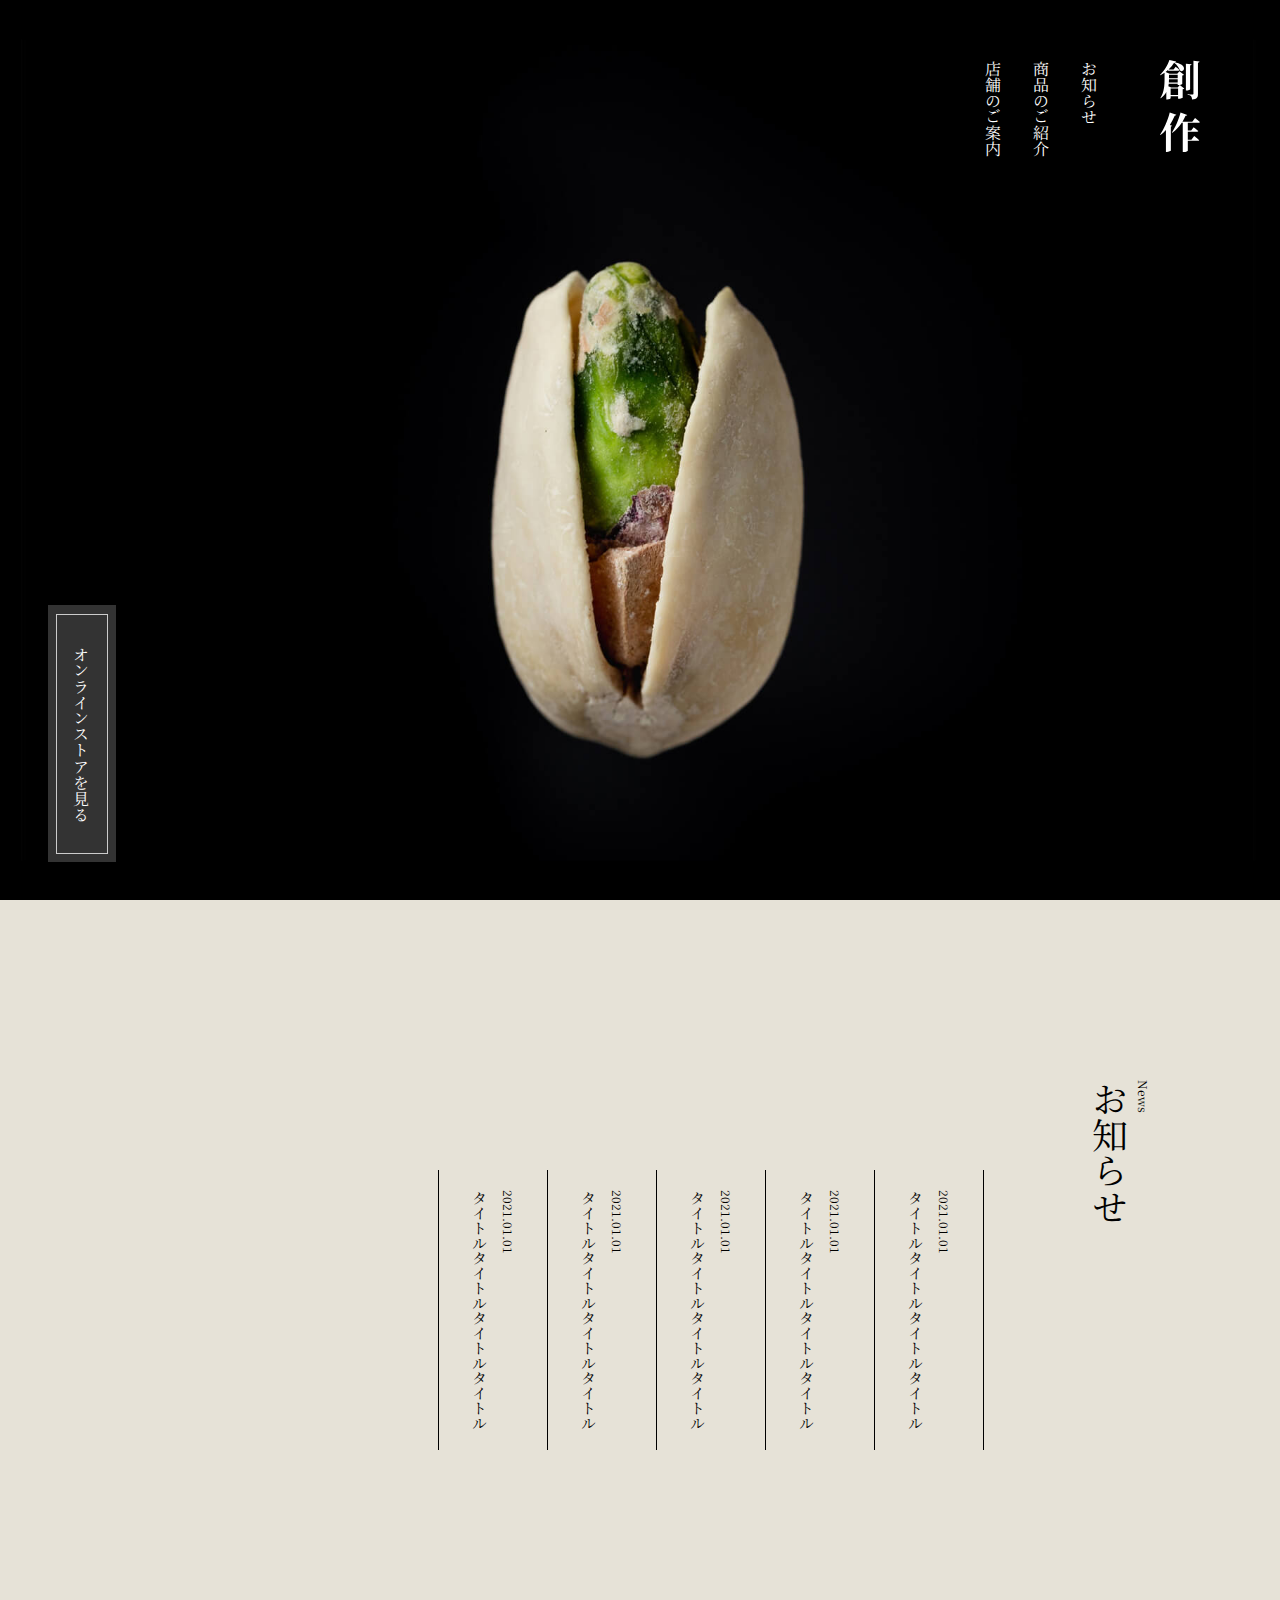
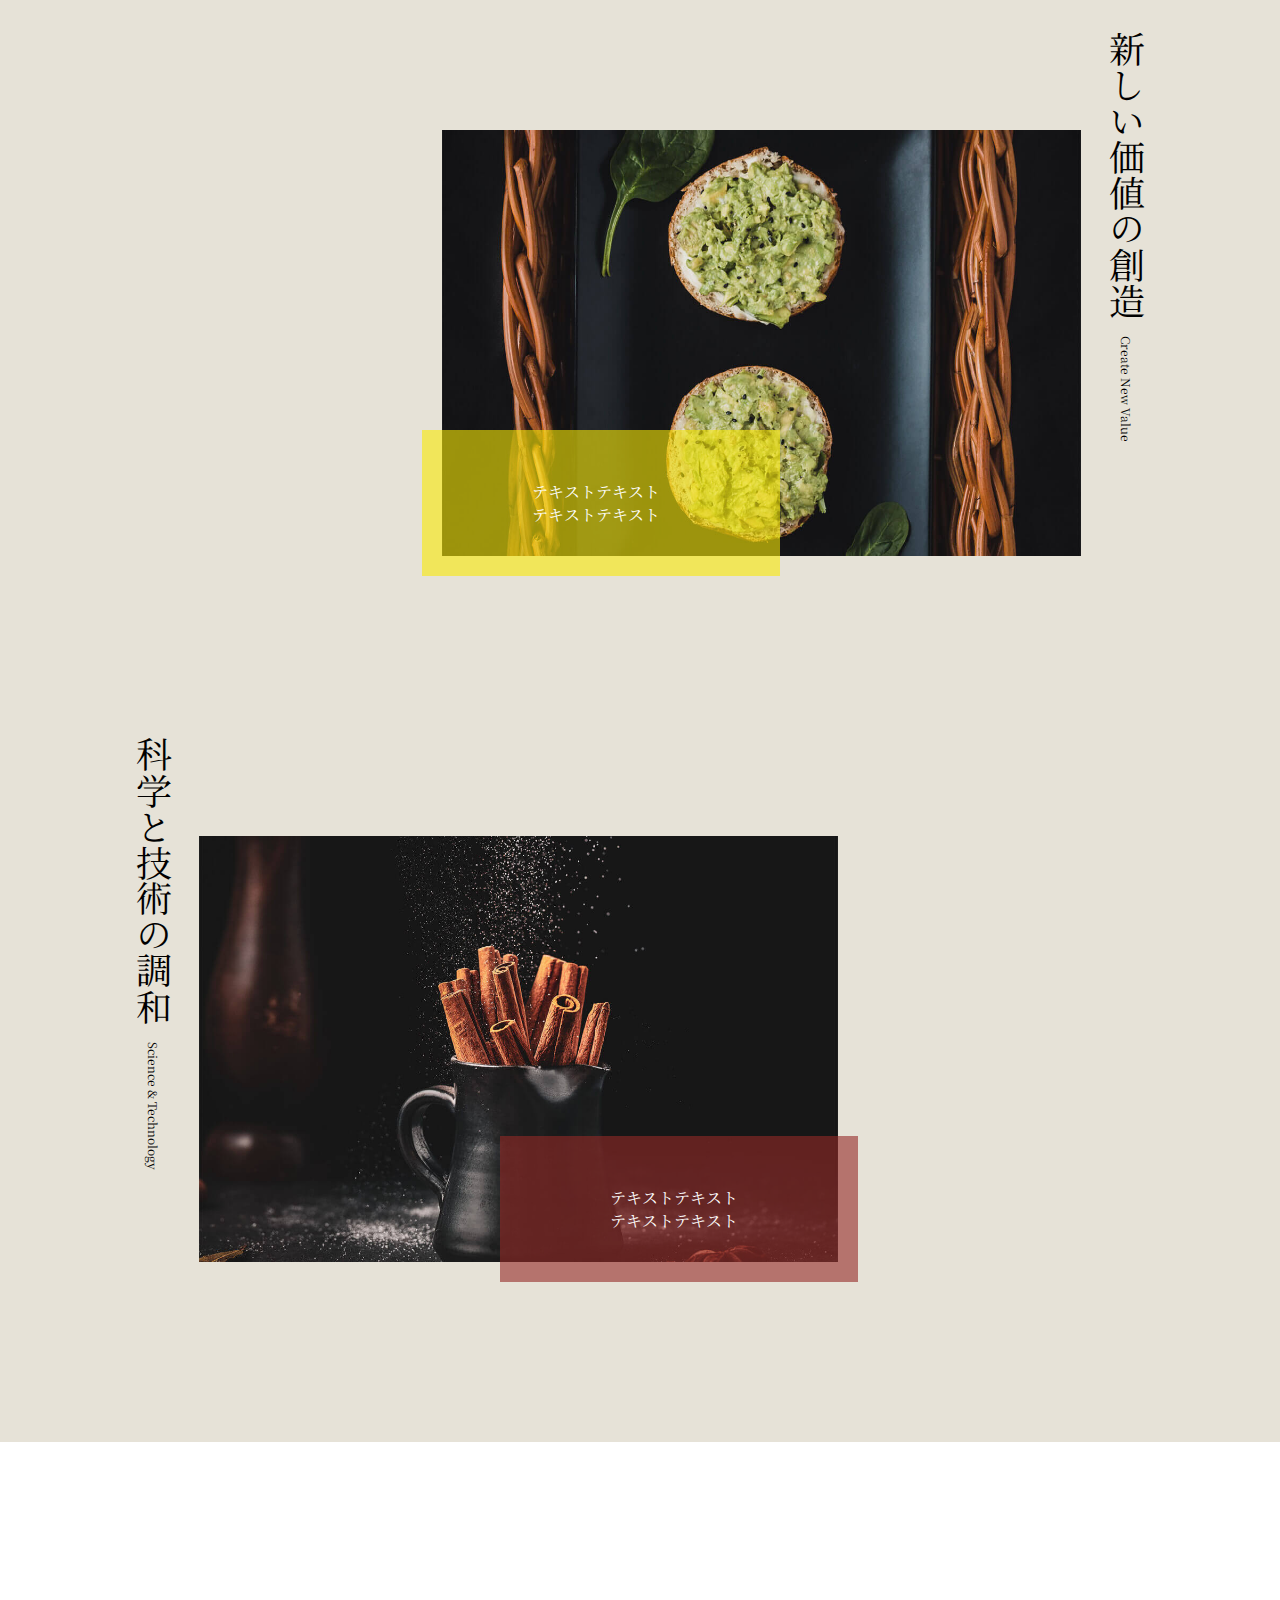
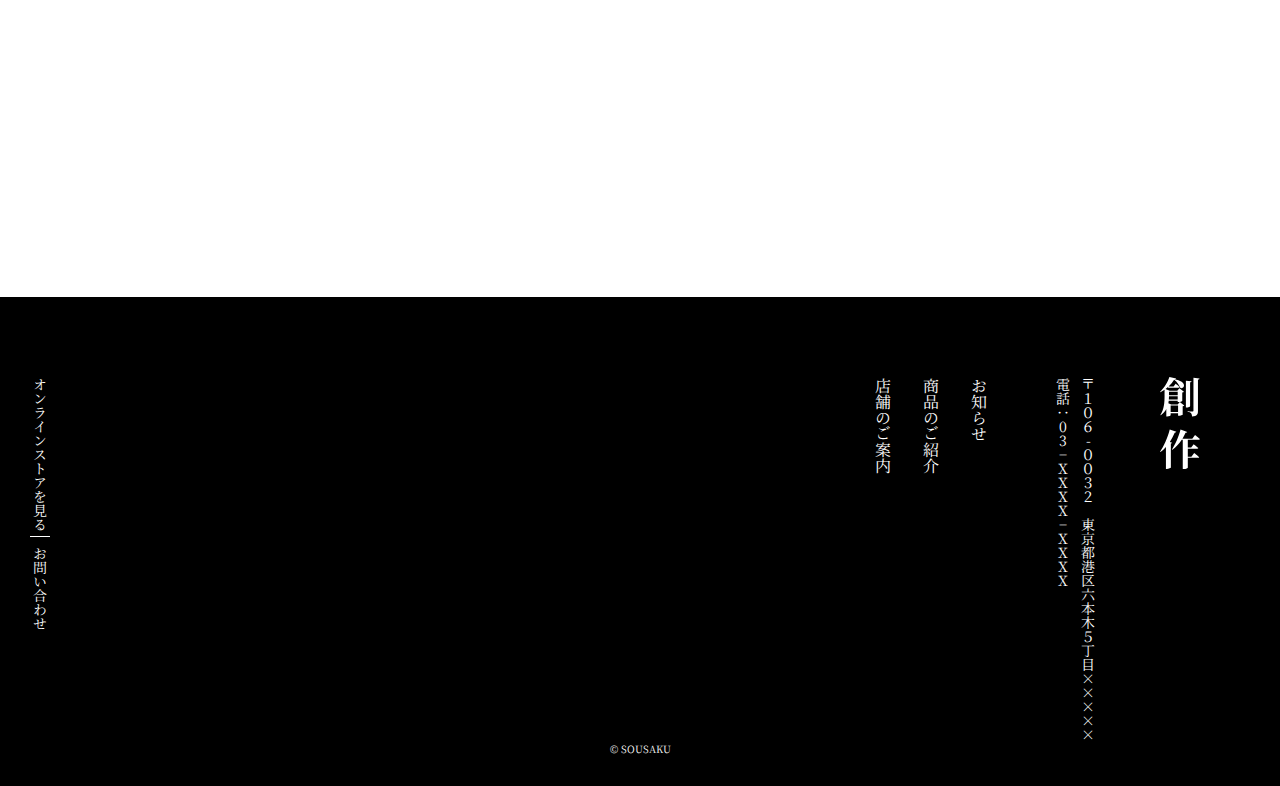
<file: index.html>
<!DOCTYPE html>
<html lang="ja">
  <head>
    <meta charset="UTF-8" />
    <meta http-equiv="X-UA-Compatible" content="IE=edge" />
    <meta name="viewport" content="width=device-width, initial-scale=1.0" />
    <link rel="preconnect" href="https://fonts.googleapis.com" />
    <link rel="preconnect" href="https://fonts.gstatic.com" crossorigin />
    <link rel="preconnect" href="https://fonts.googleapis.com" />
    <link rel="preconnect" href="https://fonts.gstatic.com" crossorigin />
    <link
      href="https://fonts.googleapis.com/css2?family=Noto+Serif+JP:wght@300&display=swap"
      rel="stylesheet"
    />
    <link rel="stylesheet" href="./css/sousaku.css" />
    <title>Document</title>
  </head>
  <body>
    <div class="header">
      <div class="main-visual">
        <img class="pc" src="img/mainvisual-pc.jpeg" alt="" />
        <img class="sp" src="img/mainvisual-sp (1).jpg" alt="" />
      </div>
      <nav class="header-menu">
        <h1 class="logo">
          <a href=""><img src="img/logo (5).svg" alt="" /></a>
        </h1>
        <ul>
          <li><a href="#news">お知らせ</a></li>
          <li><a href="#create">商品のご紹介</a></li>
          <li><a href="#shop">店舗のご案内</a></li>
        </ul>
      </nav>
      <div class="online__btn">
        <a href="https://code-step.com/demo/html/store3/#"
          >オンラインストアを見る</a
        >
      </div>
    </div>
    <main>
      <div class="container">
        <div class="news__wrapper">
          <div class="wrapper__title1">
            <p class="sub-title1">News</p>
            <h2 id="news" class="title">お知らせ</h2>
          </div>
          <dl>
            <dt>2021.01.01</dt>
            <dd>タイトルタイトルタイトルタイトル</dd>
            <dt>2021.01.01</dt>
            <dd>タイトルタイトルタイトルタイトル</dd>
            <dt>2021.01.01</dt>
            <dd>タイトルタイトルタイトルタイトル</dd>
            <dt class="hidden">2021.01.01</dt>
            <dd class="hidden">タイトルタイトルタイトルタイトル</dd>
            <dt class="hidden">2021.01.01</dt>
            <dd class="hidden">タイトルタイトルタイトルタイトル</dd>
          </dl>
        </div>
        <div class="main__wrapper">
          <div class="create_science">
            <div class="wrapper__title">
              <h2 id="create" class="title">新しい価値の創造</h2>
              <p class="sub-title">Create New Value</p>
            </div>
            <div class="create__image">
              <img src="img/products1.jpg" alt="" />
              <div class="create__text1">
                <p>テキストテキストテキストテキスト</p>
              </div>
            </div>
          </div>
          <div class="create_science">
            <div class="wrapper__title">
              <h2 class="title">科学と技術の調和</h2>
              <p class="sub-title">Science & Technology</p>
            </div>
            <div class="create__image">
              <img src="img/products2.jpg" alt="" />
              <div class="create__text2">
                <p>テキストテキスト テキストテキスト</p>
              </div>
            </div>
          </div>
        </div>
      </div>
    </main>
    <div class="map">
      <iframe
        src="https://www.google.com/maps/embed?pb=!1m24!1m8!1m3!1d3241.651641673307!2d139.7322966!3d35.6609535!3m2!1i1024!2i768!4f13.1!4m13!3e6!4m5!1s0x60188b9d3c1c9187%3A0x48f9c248e9169cfe!2z5p2x5Lqs6YO95riv5Yy65YWt5pys5pyo!3m2!1d35.661858599999995!2d139.7345469!4m5!1s0x60188b9c2ef8e6c3%3A0xff8de5eeddcd1e17!2z44CSMTA2LTAwMzIg5p2x5Lqs6YO95riv5Yy65YWt5pys5pyo77yV5LiB55uu!3m2!1d35.659880799999996!2d139.7339083!5e0!3m2!1sja!2sjp!4v1664519451484!5m2!1sja!2sjp"
        width="600"
        height="450"
        style="
          border: 0;
          margin-right: calc(50% - 50vw);
          margin-left: calc(50% - 50vw);
          max-width: none;
          width: 100vw;
        "
        allowfullscreen=""
        loading="lazy"
        referrerpolicy="no-referrer-when-downgrade"
      ></iframe>
    </div>
    <footer>
      <div class="footer">
        <nav class="footer-menu">
          <h1 id="shop" class="logo">
            <img src="img/logo (5).svg" alt="" />
          </h1>
          <address>
            〒１０６-００３２　東京都港区六本木５丁目×××××<br />
            電話：<a href="tel:03-XXXX-XXXX">03−XXXX<span>−</span>XXXX</a>
          </address>
          <ul class="footer-list">
            <li><a href="#news">お知らせ</a></li>
            <li><a href="#create">商品のご紹介</a></li>
            <li><a href="#shop">店舗のご案内</a></li>
          </ul>
        </nav>
        <div class="footer__btn">
          <a class="online" href="https://code-step.com/demo/html/store3/#"
            >オンラインストアを見る</a
          >
          <a class="inquiry" href="">お問い合わせ</a>
        </div>
      </div>
      <small>© SOUSAKU</small>
    </footer>
  </body>
</html>
</file>
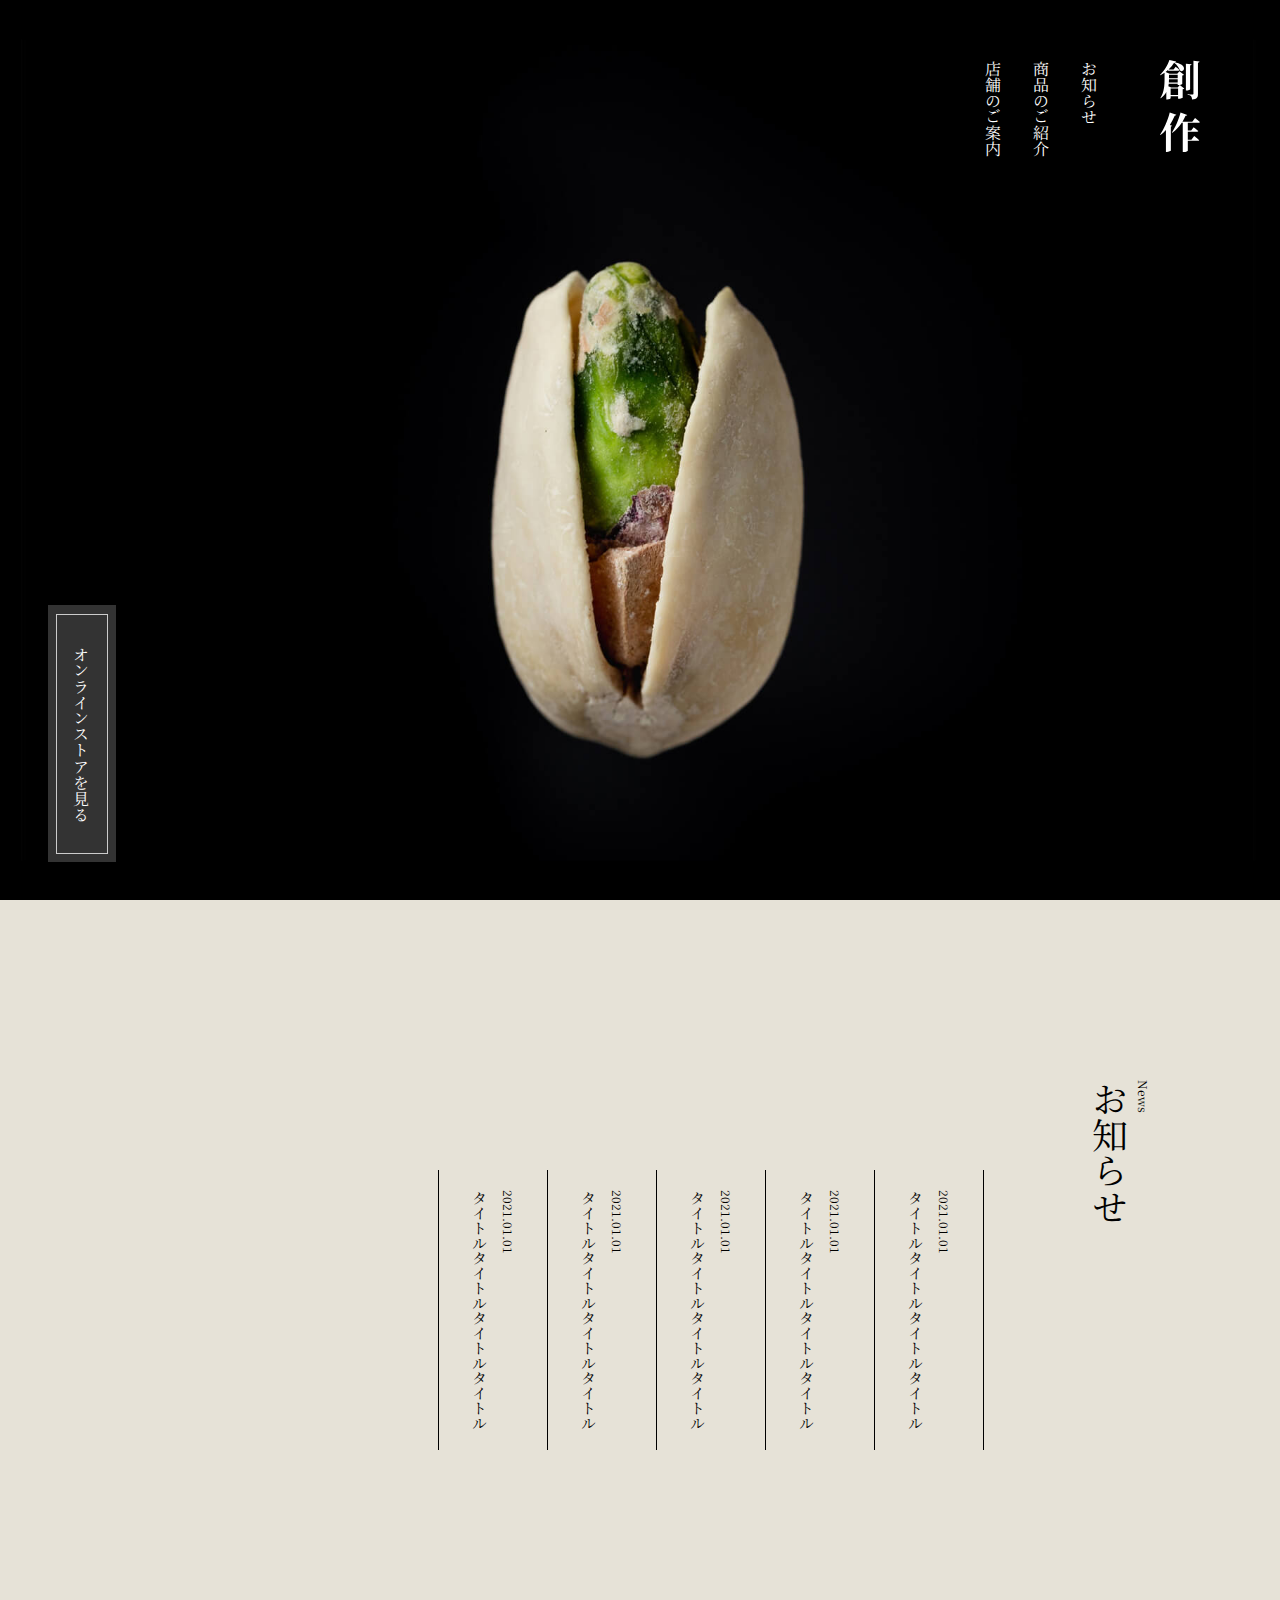
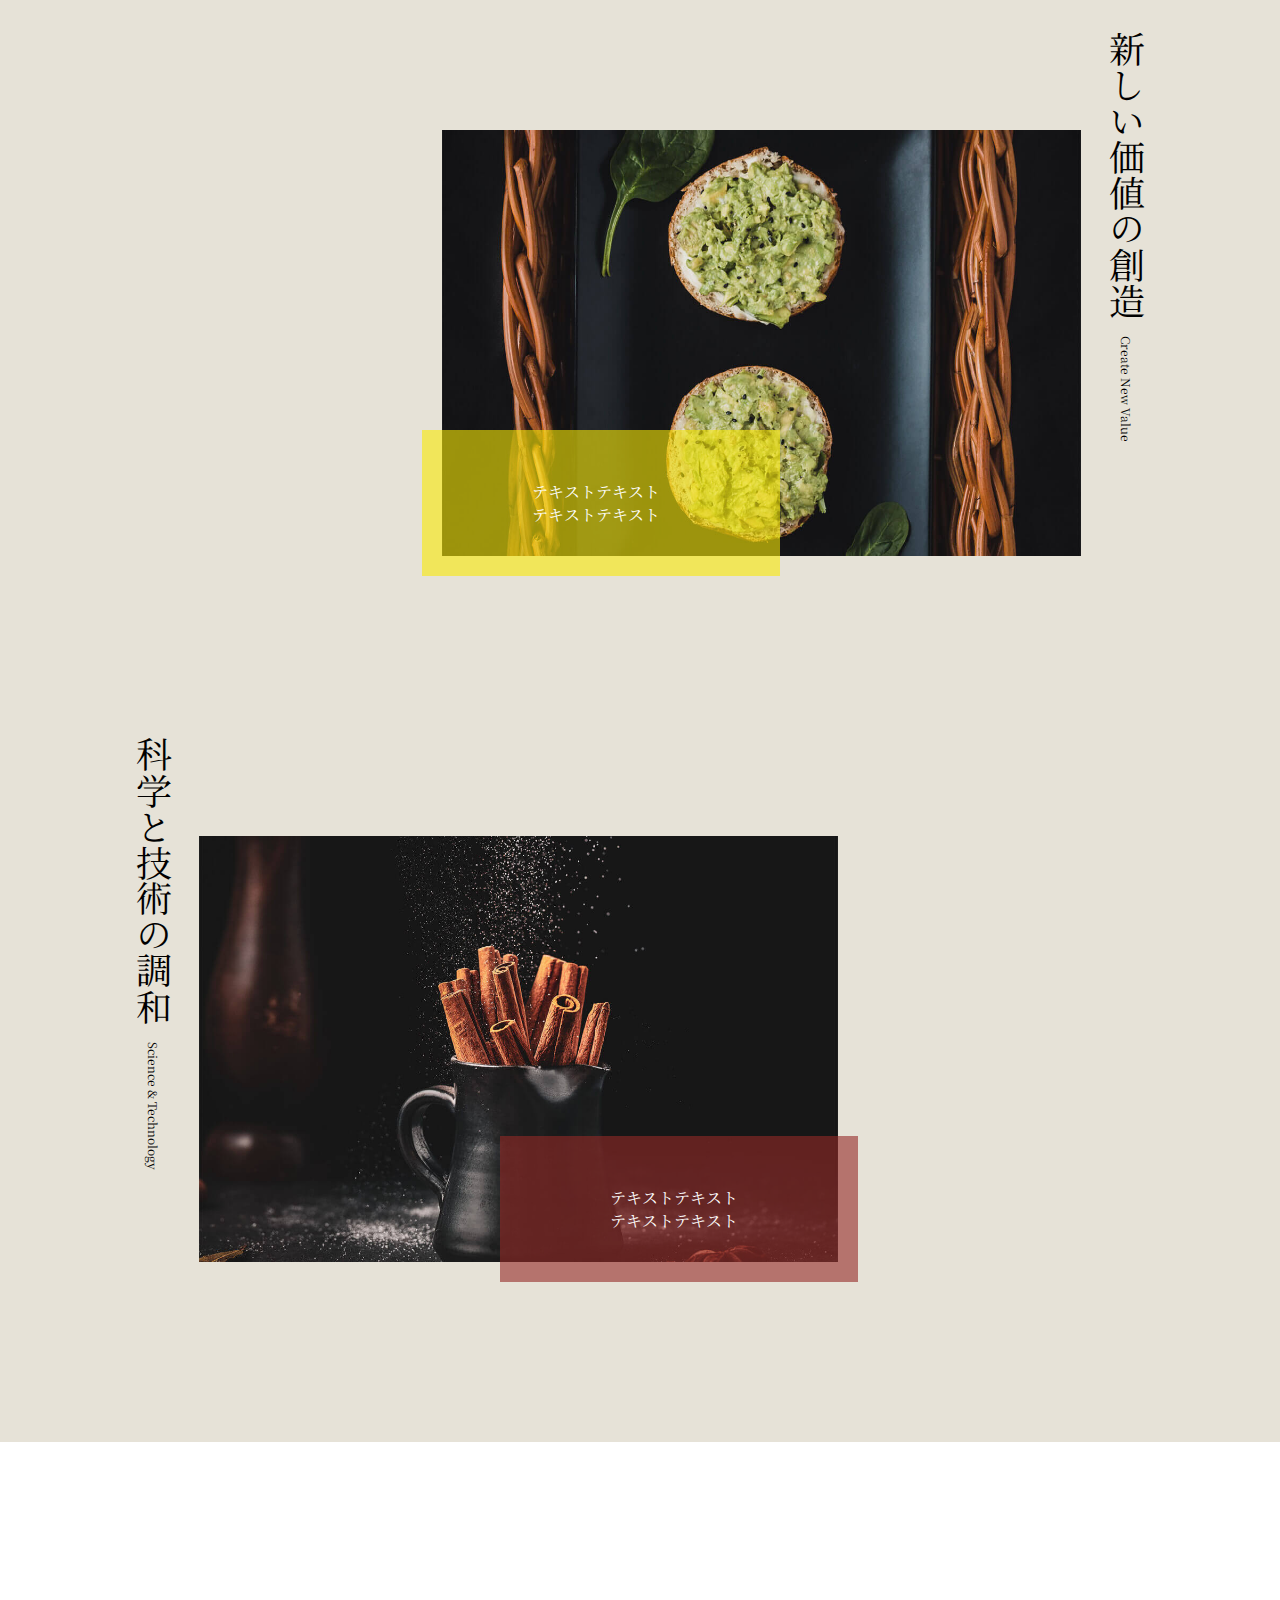
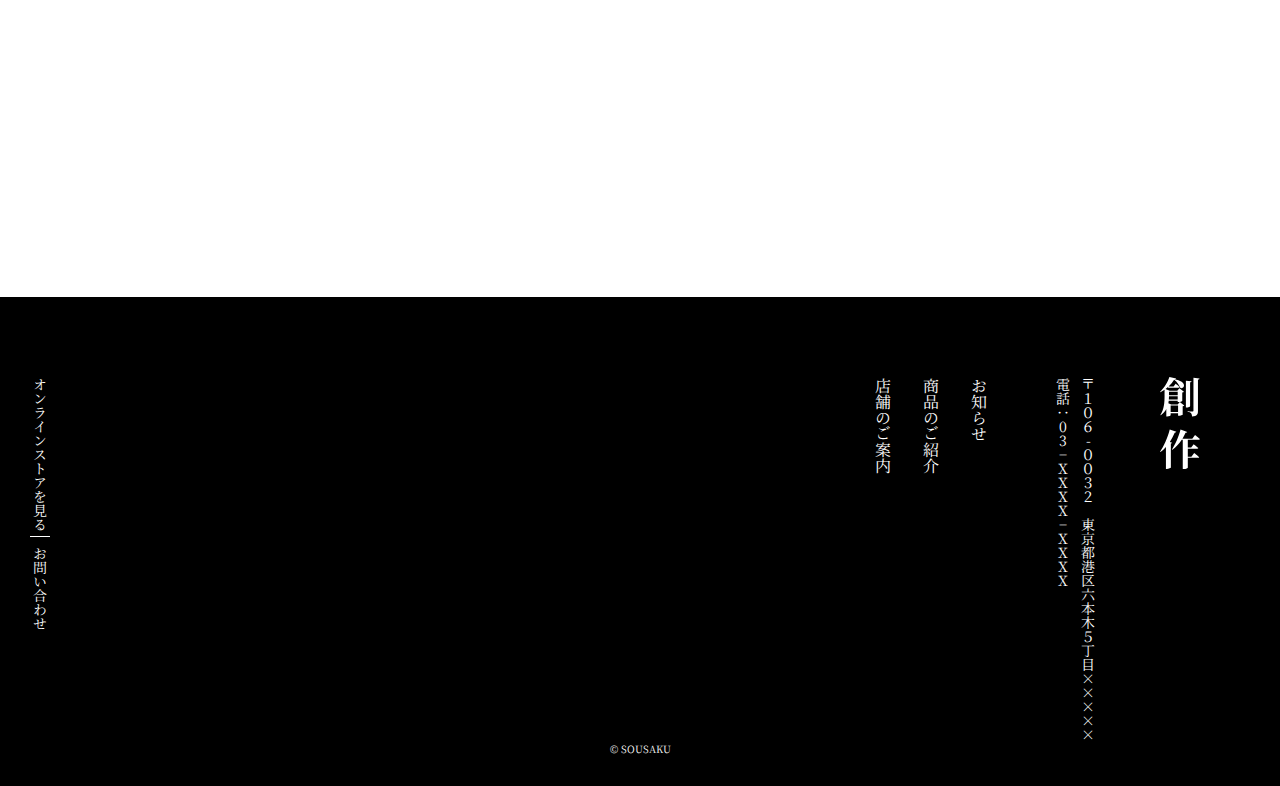
<file: contact/index.html>
<!DOCTYPE html>
<html lang="ja">
  <head>
    <meta charset="UTF-8" />
    <meta http-equiv="X-UA-Compatible" content="IE=edge" />
    <meta name="viewport" content="width=device-width, initial-scale=1.0" />
    <link rel="preconnect" href="https://fonts.googleapis.com" />
    <link rel="preconnect" href="https://fonts.gstatic.com" crossorigin />
    <link rel="preconnect" href="https://fonts.googleapis.com" />
    <link rel="preconnect" href="https://fonts.gstatic.com" crossorigin />
    <link
      href="https://fonts.googleapis.com/css2?family=Noto+Serif+JP:wght@300&display=swap"
      rel="stylesheet"
    />
    <link rel="stylesheet" href="../css/sousaku.css" />
    <title>Document</title>
  </head>
  <body>
    <div class="header">
      <div class="main-visual">
        <img class="pc" src="../img/mainvisual-pc.jpeg" alt="" />
        <img class="sp" src="../img/mainvisual-sp (1).jpg" alt="" />
      </div>
      <nav class="header-menu">
        <h1 class="logo">
          <a href=""><img src="../img/logo (5).svg" alt="" /></a>
        </h1>
        <ul>
          <li><a href="#news">お知らせ</a></li>
          <li><a href="#create">商品のご紹介</a></li>
          <li><a href="#shop">店舗のご案内</a></li>
        </ul>
      </nav>
      <div class="online__btn">
        <a href="https://code-step.com/demo/html/store3/#"
          >オンラインストアを見る</a
        >
      </div>
    </div>
    <main>
      <div class="container">
        <div class="news__wrapper">
          <div class="wrapper__title1">
            <p class="sub-title1">News</p>
            <h2 id="news" class="title">お知らせ</h2>
          </div>
          <dl>
            <dt>2021.01.01</dt>
            <dd>タイトルタイトルタイトルタイトル</dd>
            <dt>2021.01.01</dt>
            <dd>タイトルタイトルタイトルタイトル</dd>
            <dt>2021.01.01</dt>
            <dd>タイトルタイトルタイトルタイトル</dd>
            <dt class="hidden">2021.01.01</dt>
            <dd class="hidden">タイトルタイトルタイトルタイトル</dd>
            <dt class="hidden">2021.01.01</dt>
            <dd class="hidden">タイトルタイトルタイトルタイトル</dd>
          </dl>
        </div>
        <div class="main__wrapper">
          <div class="create_science">
            <div class="wrapper__title">
              <h2 id="create" class="title">新しい価値の創造</h2>
              <p class="sub-title">Create New Value</p>
            </div>
            <div class="create__image">
              <img src="../img/products1.jpg" alt="" />
              <div class="create__text1">
                <p>テキストテキストテキストテキスト</p>
              </div>
            </div>
          </div>
          <div class="create_science">
            <div class="wrapper__title">
              <h2 class="title">科学と技術の調和</h2>
              <p class="sub-title">Science & Technology</p>
            </div>
            <div class="create__image">
              <img src="../img/products2.jpg" alt="" />
              <div class="create__text2">
                <p>テキストテキスト テキストテキスト</p>
              </div>
            </div>
          </div>
        </div>
      </div>
    </main>
    <div class="map">
      <iframe
        src="https://www.google.com/maps/embed?pb=!1m24!1m8!1m3!1d3241.651641673307!2d139.7322966!3d35.6609535!3m2!1i1024!2i768!4f13.1!4m13!3e6!4m5!1s0x60188b9d3c1c9187%3A0x48f9c248e9169cfe!2z5p2x5Lqs6YO95riv5Yy65YWt5pys5pyo!3m2!1d35.661858599999995!2d139.7345469!4m5!1s0x60188b9c2ef8e6c3%3A0xff8de5eeddcd1e17!2z44CSMTA2LTAwMzIg5p2x5Lqs6YO95riv5Yy65YWt5pys5pyo77yV5LiB55uu!3m2!1d35.659880799999996!2d139.7339083!5e0!3m2!1sja!2sjp!4v1664519451484!5m2!1sja!2sjp"
        width="600"
        height="450"
        style="
          border: 0;
          margin-right: calc(50% - 50vw);
          margin-left: calc(50% - 50vw);
          max-width: none;
          width: 100vw;
        "
        allowfullscreen=""
        loading="lazy"
        referrerpolicy="no-referrer-when-downgrade"
      ></iframe>
    </div>
    <footer>
      <div class="footer">
        <nav class="footer-menu">
          <h1 id="shop" class="logo">
            <img src="../img/logo (5).svg" alt="" />
          </h1>
          <address>
            〒１０６-００３２　東京都港区六本木５丁目×××××<br />
            電話：<a href="tel:03-XXXX-XXXX">03−XXXX<span>−</span>XXXX</a>
          </address>
          <ul class="footer-list">
            <li><a href="#news">お知らせ</a></li>
            <li><a href="#create">商品のご紹介</a></li>
            <li><a href="#shop">店舗のご案内</a></li>
          </ul>
        </nav>
        <div class="footer__btn">
          <a class="online" href="https://code-step.com/demo/html/store3/#"
            >オンラインストアを見る</a
          >
          <a class="inquiry" href="">お問い合わせ</a>
        </div>
      </div>
      <small>© SOUSAKU</small>
    </footer>
  </body>
</html>
</file>
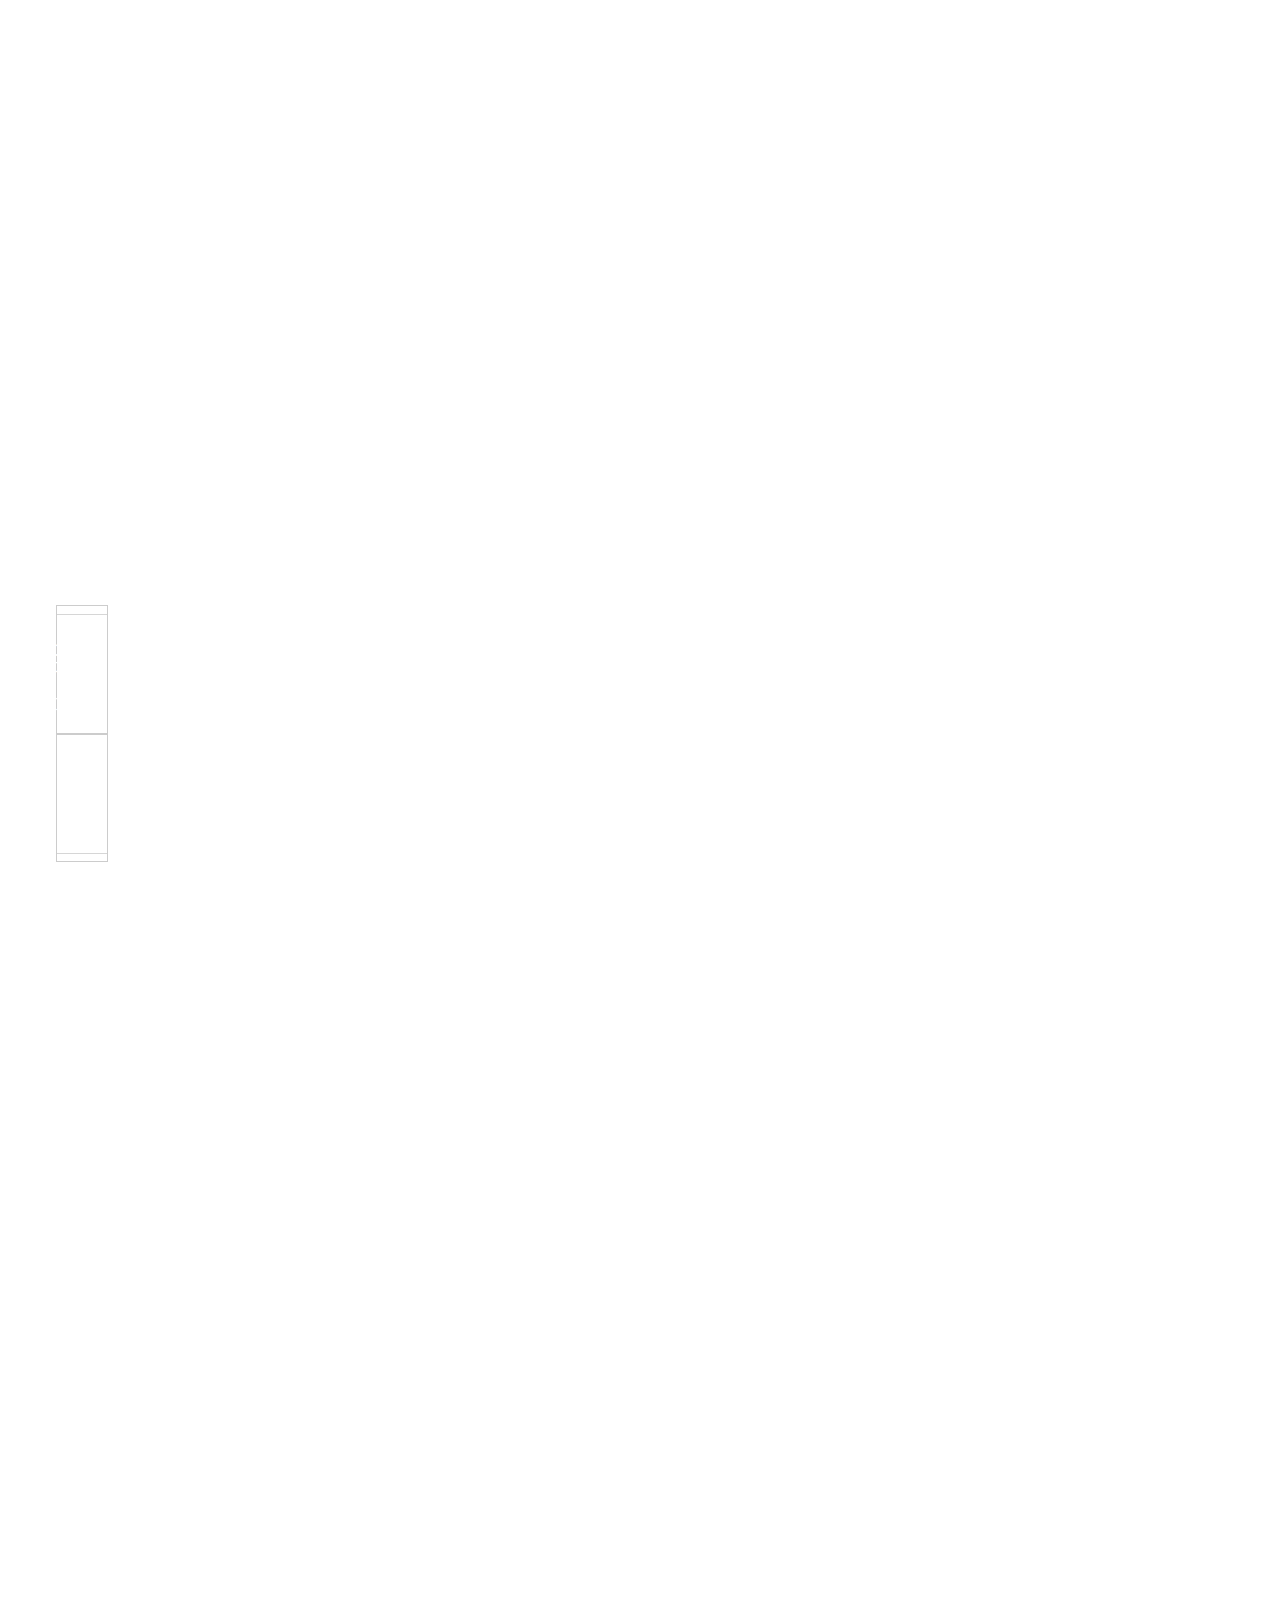
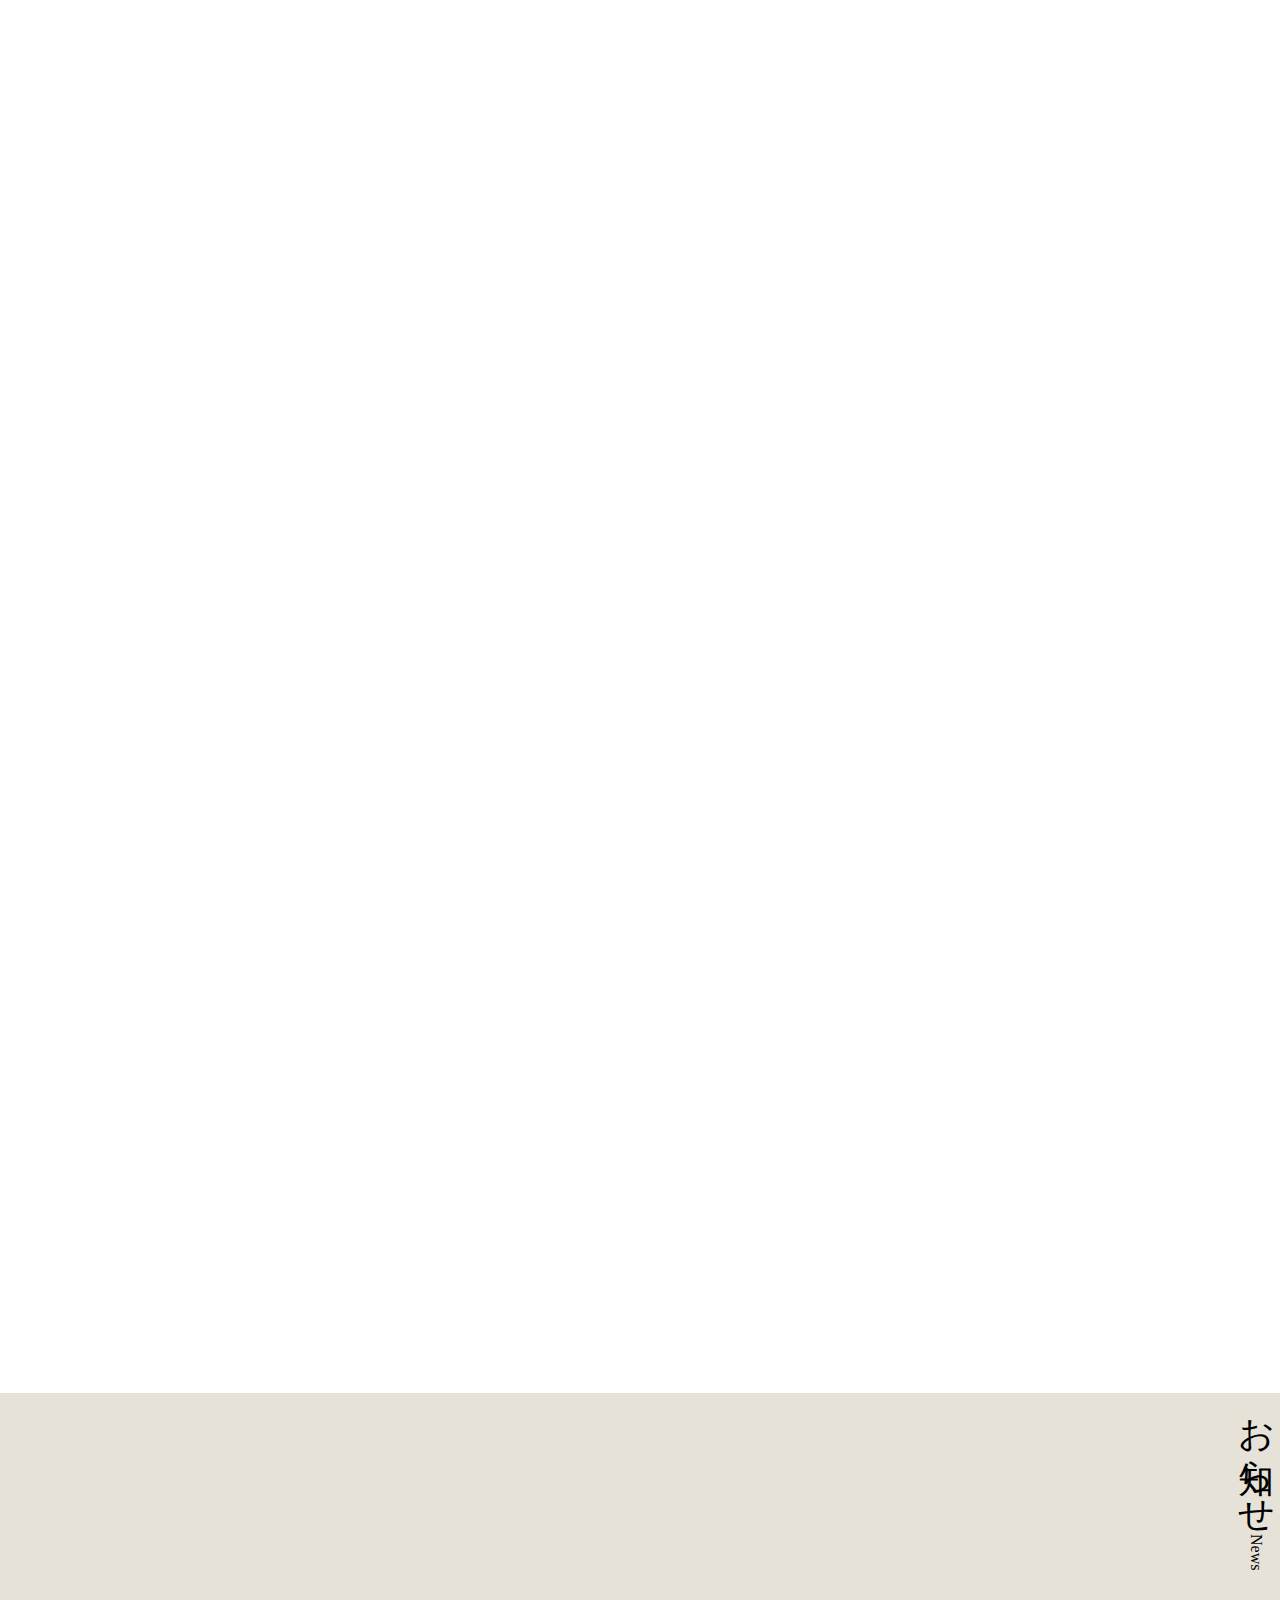
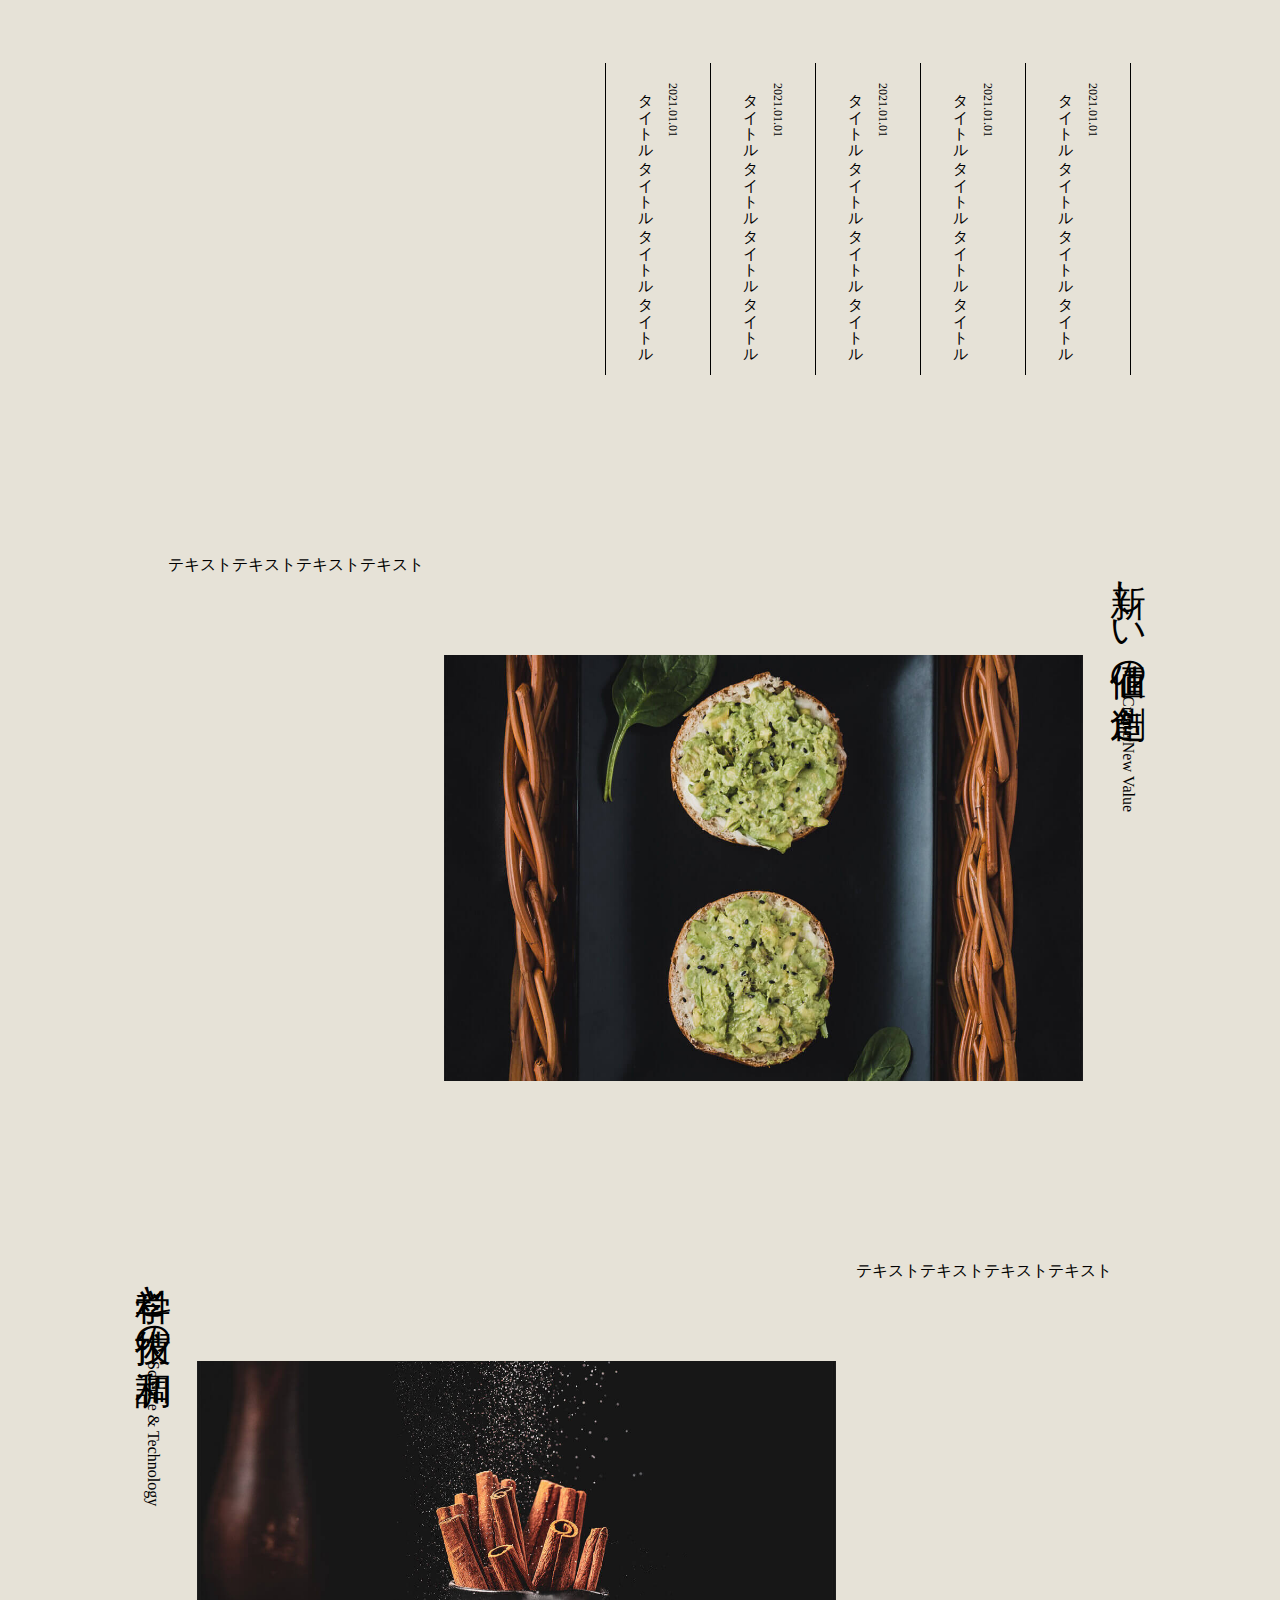
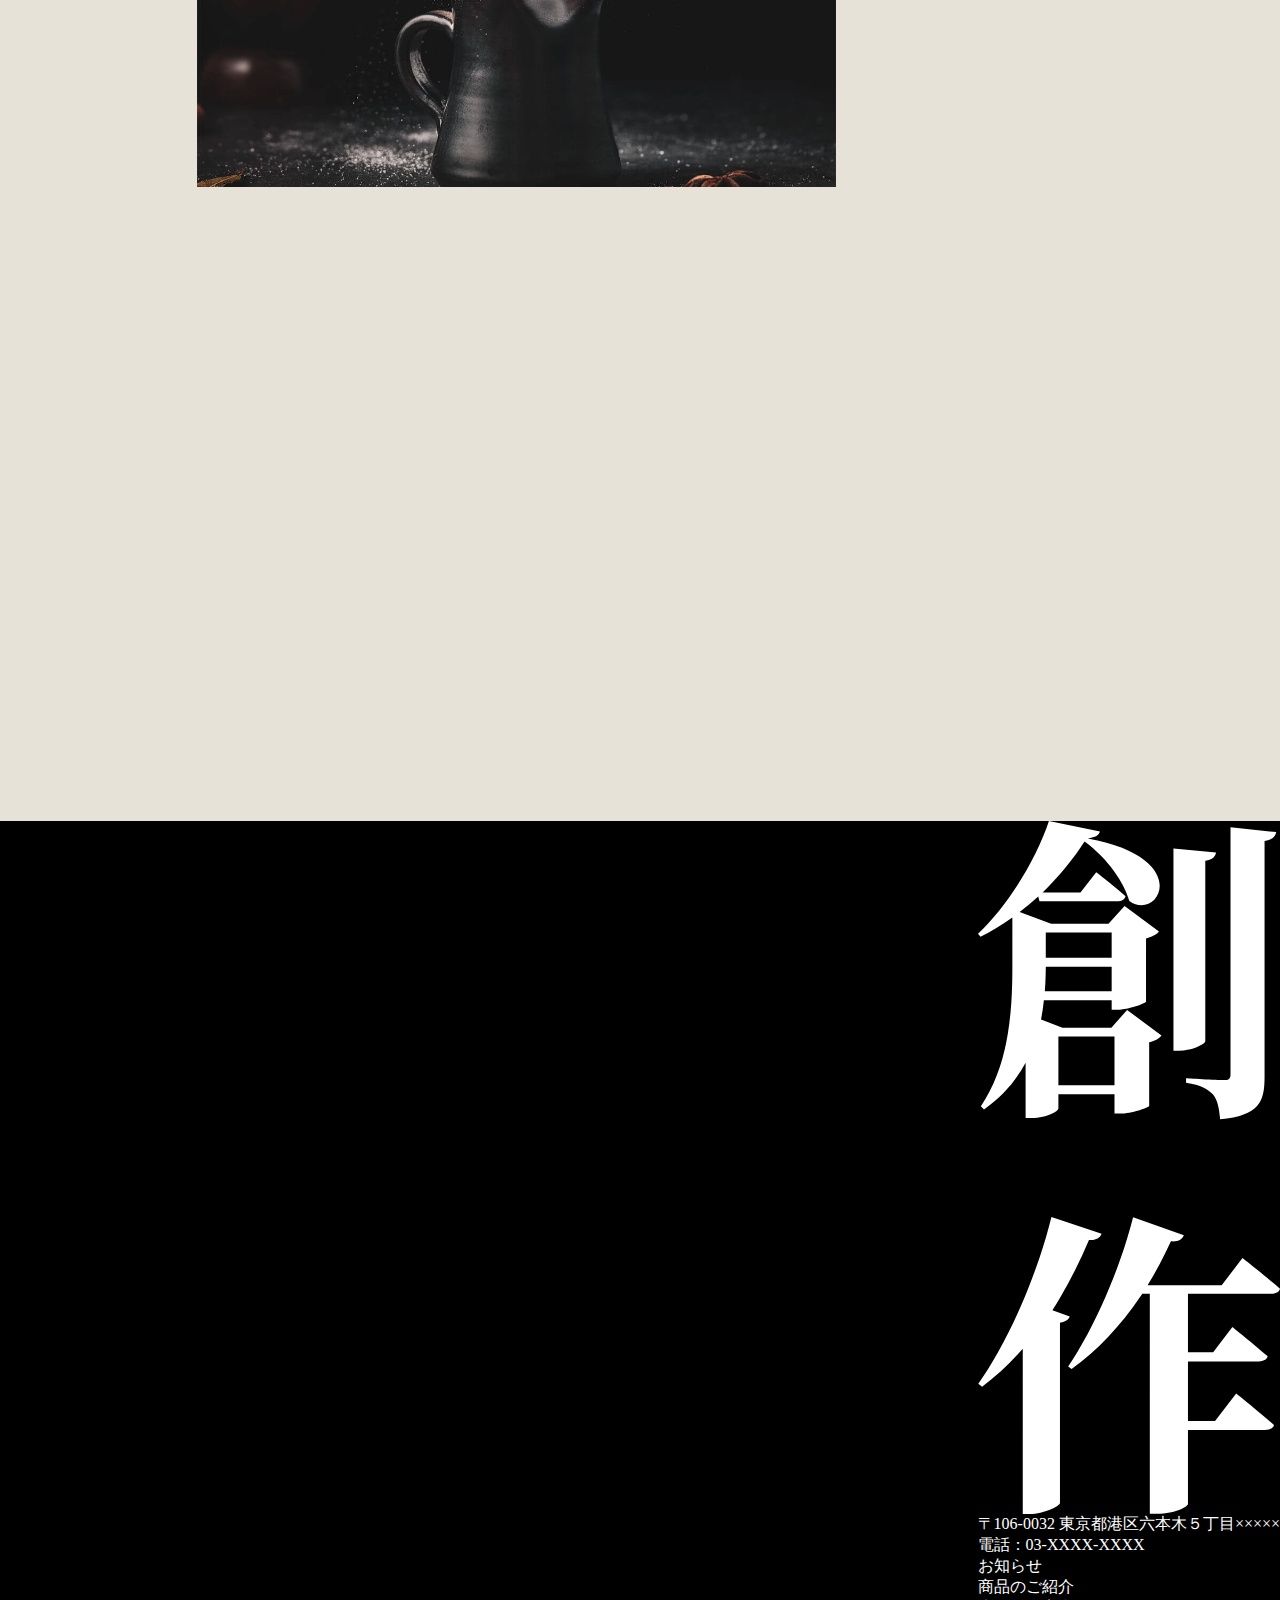
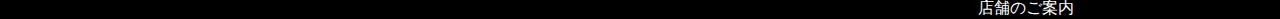
<file: img/sousaku.html>
<!DOCTYPE html>
<html lang="ja">
  <head>
    <meta charset="UTF-8" />
    <meta http-equiv="X-UA-Compatible" content="IE=edge" />
    <meta name="viewport" content="width=device-width, initial-scale=1.0" />
    <link rel="stylesheet" href="/css/sousaku.css" />
    <title>Document</title>
  </head>
  <body>
    <div class="header">
      <nav class="menu">
        <h1 class="logo"><img src="/img/logo (4).svg" alt="" /></h1>
        <ul>
          <li>お知らせ</li>
          <li>商品のご紹介</li>
          <li>店舗のご案内</li>
        </ul>
      </nav>
      <div class="online__btn">
        <a href="https://code-step.com/demo/html/store3/#"
          >オンラインストアを見る</a
        >
      </div>
    </div>
    <main>
      <div class="news__wrapper">
        <div class="wrapper__title">
          <h2 class="title">お知らせ</h2>
          <p>News</p>
        </div>
        <dl>
          <dt>2021.01.01</dt>
          <dd>タイトルタイトルタイトルタイトル</dd>
          <dt>2021.01.01</dt>
          <dd>タイトルタイトルタイトルタイトル</dd>
          <dt>2021.01.01</dt>
          <dd>タイトルタイトルタイトルタイトル</dd>
          <dt>2021.01.01</dt>
          <dd>タイトルタイトルタイトルタイトル</dd>
          <dt>2021.01.01</dt>
          <dd>タイトルタイトルタイトルタイトル</dd>
        </dl>
      </div>
      <div class="main__wrapper">
        <div class="container">
          <div class="create_science">
            <div class="wrapper__title">
              <h2 class="title">新しい価値の創造</h2>
              <p>Create New Value</p>
            </div>
            <div class="create__image">
              <img src="/img/products1.jpg" alt="" />
            </div>
            <div class="create__text">
              <p>テキストテキストテキストテキスト</p>
            </div>
          </div>
          <div class="create_science">
            <div class="wrapper__title">
              <h2 class="title">科学と技術の調和</h2>
              <p>Science & Technology</p>
            </div>
            <div class="create__image">
              <img src="/img/products2.jpg" alt="" />
            </div>
            <div class="create__text">
              <p>テキストテキストテキストテキスト</p>
            </div>
          </div>
        </div>
        <div class="map">
          <iframe
            src="https://www.google.com/maps/embed?pb=!1m28!1m12!1m3!1d3241.6516421324245!2d139.73229656551004!3d35.66095348869075!2m3!1f0!2f0!3f0!3m2!1i1024!2i768!4f13.1!4m13!3e6!4m5!1s0x60188b9d3c1c9187%3A0x48f9c248e9169cfe!2z5p2x5Lqs6YO95riv5Yy65YWt5pys5pyo!3m2!1d35.661858599999995!2d139.7345469!4m5!1s0x60188b9c2ef8e6c3%3A0xff8de5eeddcd1e17!2z44CSMTA2LTAwMzIg5p2x5Lqs6YO95riv5Yy65YWt5pys5pyo77yV5LiB55uu!3m2!1d35.659880799999996!2d139.7339083!5e0!3m2!1sja!2sjp!4v1664333785755!5m2!1sja!2sjp"
            width="1400"
            height="450"
            style="border: 0"
            allowfullscreen=""
            loading="lazy"
            referrerpolicy="no-referrer-when-downgrade"
          ></iframe>
        </div>
      </div>
      <footer>
        <div class="footer">
          <nav class="menu">
            <h1 class="logo"><img src="/img/logo (4).svg" alt="" /></h1>
            <address>
              〒106-0032 東京都港区六本木５丁目×××××<br />
              電話：<a href="tel:03-XXXX-XXXX">03-XXXX-XXXX</a>
            </address>
            <ul>
              <li>お知らせ</li>
              <li>商品のご紹介</li>
              <li>店舗のご案内</li>
            </ul>
          </nav>
          <div class="online__btn">
            <a href="https://code-step.com/demo/html/store3/#"
              >オンラインストアを見る</a
            >
            <a href="">お問い合わせ</a>
          </div>
        </div>
      </footer>
    </main>
  </body>
</html>
</file>
<file: css/sousaku.css>
/*** The new CSS reset - version 1.5.1 (last updated 1.3.2022) ***/
*:where(:not(iframe, canvas, img, svg, video):not(svg *, symbol *)) {
  all: unset;
  display: revert;
}

*,
*::before,
*::after {
  box-sizing: border-box;
}

a,
button {
  cursor: revert;
}

ol,
ul,
menu {
  list-style: none;
}

table {
  border-collapse: collapse;
}

textarea {
  white-space: revert;
}

meter {
  -webkit-appearance: revert;
  -moz-appearance: revert;
       appearance: revert;
}

::-moz-placeholder {
  color: unset;
}

:-ms-input-placeholder {
  color: unset;
}

::placeholder {
  color: unset;
}

:where([hidden]) {
  display: none;
}

:where([contenteditable]) {
  -moz-user-modify: read-write;
  -webkit-user-modify: read-write;
  overflow-wrap: break-word;
  -webkit-line-break: after-white-space;
}

:where([draggable=true]) {
  -webkit-user-drag: element;
}

img {
  width: 100%;
  vertical-align: top;
}

body {
  font-family: "Noto Serif JP", serif;
}

.header {
  color: white;
}

.main-visual {
  position: relative;
  height: 100vh;
}
.main-visual img {
  height: 100%;
  -o-object-fit: cover;
     object-fit: cover;
}
@media (min-width: 751px) {
  .main-visual .pc {
    display: block !important;
  }
  .main-visual .sp {
    display: none !important;
  }
}
@media (max-width: 750px) {
  .main-visual {
    width: 100%;
  }
  .main-visual .pc {
    display: none !important;
  }
  .main-visual .sp {
    display: block !important;
  }
}

.header-menu {
  flex-direction: row-reverse;
  -ms-writing-mode: tb-rl;
      writing-mode: vertical-rl;
  position: absolute;
}
@media (min-width: 751px) {
  .header-menu {
    top: 60px;
    right: 80px;
  }
}
@media (max-width: 750px) {
  .header-menu {
    top: 20px;
    right: 25px;
  }
}
.header-menu .logo {
  width: 40px;
  margin-left: 60px;
}
.header-menu li:not(:last-child) {
  margin-left: 25px;
}

.online__btn {
  display: flex;
  justify-content: center;
  align-items: center;
  background-color: rgba(255, 255, 255, 0.2);
  width: 68px;
  height: 257px;
  color: white;
  -ms-writing-mode: tb-rl;
      writing-mode: vertical-rl;
  position: absolute;
}
@media (min-width: 751px) {
  .online__btn {
    bottom: 38px;
    left: 48px;
  }
}
@media (max-width: 750px) {
  .online__btn {
    bottom: 20px;
    left: 20px;
  }
}
.online__btn a {
  display: inline-block;
  text-align: center;
  width: 52px;
  height: 240px;
  padding: 20px 15px 20px 15px;
  border: 1px solid #cccccc;
}

main {
  background-color: #e6e2d7;
}

@media (min-width: 751px) {
  .container {
    max-width: 1024px;
    margin: auto;
  }
}

.news__wrapper {
  -ms-writing-mode: tb-rl;
      writing-mode: vertical-rl;
}
@media (min-width: 751px) {
  .news__wrapper {
    margin-right: 0;
    margin-left: auto;
  }
  .news__wrapper dl {
    margin-right: 100px;
    margin-top: 270px;
  }
  .news__wrapper dd {
    border-left: 1px solid black;
    padding: 20px 10px 20px 30px;
    font-size: 15px;
  }
  .news__wrapper dt {
    padding: 20px 30px 20px 0px;
    font-size: 12px;
  }
  .news__wrapper dt:first-child {
    border-right: 1px solid black;
  }
}
@media (max-width: 750px) {
  .news__wrapper {
    padding-top: 70px;
    margin-right: 20px;
    margin-left: auto;
  }
  .news__wrapper dl {
    margin-top: 20px;
    margin-right: 30px;
  }
  .news__wrapper dd {
    border-left: 1px solid black;
    padding: 20px 5px 20px 10px;
    font-size: 15px;
  }
  .news__wrapper dt {
    padding: 20px 10px 20px 0px;
    font-size: 12px;
  }
  .news__wrapper dt:first-child {
    border-right: 1px solid black;
  }
  .news__wrapper .hidden {
    display: none;
  }
}

@media (min-width: 751px) {
  .wrapper__title1 {
    margin-top: 180px;
  }
}

.title {
  font-size: 36px;
  margin-bottom: 18px;
}
@media (max-width: 750px) {
  .title {
    font-size: 24px;
  }
}

.sub-title,
.sub-title1 {
  font-size: 12px;
}

@media (max-width: 750px) {
  .sub-title1 {
    margin-left: 10px;
  }
}

@media (max-width: 750px) {
  .sub-title {
    display: none;
  }
}

.wrapper__title {
  -ms-writing-mode: tb-rl;
      writing-mode: vertical-rl;
  display: flex;
  align-items: center;
}

@media (min-width: 751px) {
  .main__wrapper {
    margin-top: 180px;
  }
}
@media (max-width: 750px) {
  .main__wrapper {
    margin-top: 100px;
  }
}

.create_science {
  display: flex;
}

.create_science:nth-child(odd) {
  flex-direction: row-reverse;
}
@media (max-width: 750px) {
  .create_science:nth-child(odd) {
    margin-right: 20px;
  }
}

@media (max-width: 750px) {
  .create_science:nth-child(even) {
    margin-left: 20px;
  }
}

.create__image {
  position: relative;
}
@media (min-width: 751px) {
  .create__image {
    max-width: 639px;
    margin: 100px 20px 180px 20px;
  }
}
@media (max-width: 750px) {
  .create__image {
    max-width: 300px;
    margin-top: 60px;
    margin-bottom: 100px;
  }
}

.create__text1 {
  background-color: rgba(249, 233, 6, 0.6);
  opacity: 1;
  color: white;
  position: absolute;
}
@media (min-width: 751px) {
  .create__text1 {
    max-width: 358px;
    padding: 50px 110px;
    font-size: 16px;
    top: 300px;
    left: -20px;
  }
}
@media (max-width: 750px) {
  .create__text1 {
    max-width: 192px;
    padding: 30px 40px;
    font-size: 14px;
    top: 120px;
    left: -20px;
  }
}

.create__text2 {
  background-color: rgba(149, 42, 38, 0.6);
  opacity: 1;
  color: white;
  position: absolute;
}
@media (min-width: 751px) {
  .create__text2 {
    max-width: 358px;
    padding: 50px 110px;
    font-size: 16px;
    top: 300px;
    right: -20px;
  }
}
@media (max-width: 750px) {
  .create__text2 {
    max-width: 192px;
    padding: 30px 40px;
    font-size: 14px;
    top: 120px;
    right: -20px;
  }
}

footer {
  background-color: black;
  color: white;
}

.footer {
  display: flex;
  flex-direction: row-reverse;
}

.footer-menu {
  flex-direction: row-reverse;
  -ms-writing-mode: tb-rl;
      writing-mode: vertical-rl;
  margin-right: 0;
  margin-left: auto;
  padding-top: 80px;
}
.footer-menu address {
  text-orientation: upright;
  font-size: 14px;
  line-height: 25px;
}
.footer-menu .logo {
  width: 40px;
}
@media (min-width: 751px) {
  .footer-menu .logo {
    margin-right: 80px;
    margin-left: 60px;
  }
}
@media (max-width: 750px) {
  .footer-menu .logo {
    margin-right: 20px;
    margin-left: 25px;
  }
}
@media (min-width: 751px) {
  .footer-menu li:not(:last-child) {
    margin-left: 25px;
  }
}
@media (max-width: 750px) {
  .footer-menu li:not(:last-child) {
    margin-left: 10px;
  }
}
@media (min-width: 751px) {
  .footer-menu .footer-list {
    margin-right: 60px;
    font-size: 16px;
  }
}
@media (max-width: 750px) {
  .footer-menu .footer-list {
    margin-right: 25px;
    font-size: 14px;
  }
}

.footer__btn {
  font-size: 14px;
  -ms-writing-mode: tb-rl;
      writing-mode: vertical-rl;
  padding-top: 80px;
}
.footer__btn .online {
  border-bottom: 1px solid white;
  padding-bottom: 5px;
}
.footer__btn .inquiry {
  padding-top: 5px;
}
@media (min-width: 751px) {
  .footer__btn {
    padding-left: 30px;
  }
}
@media (max-width: 750px) {
  .footer__btn {
    padding-left: 20px;
  }
}

small {
  display: block;
  text-align: center;
  padding-bottom: 30px;
  font-size: 10px;
}/*# sourceMappingURL=sousaku.css.map */
</file>
